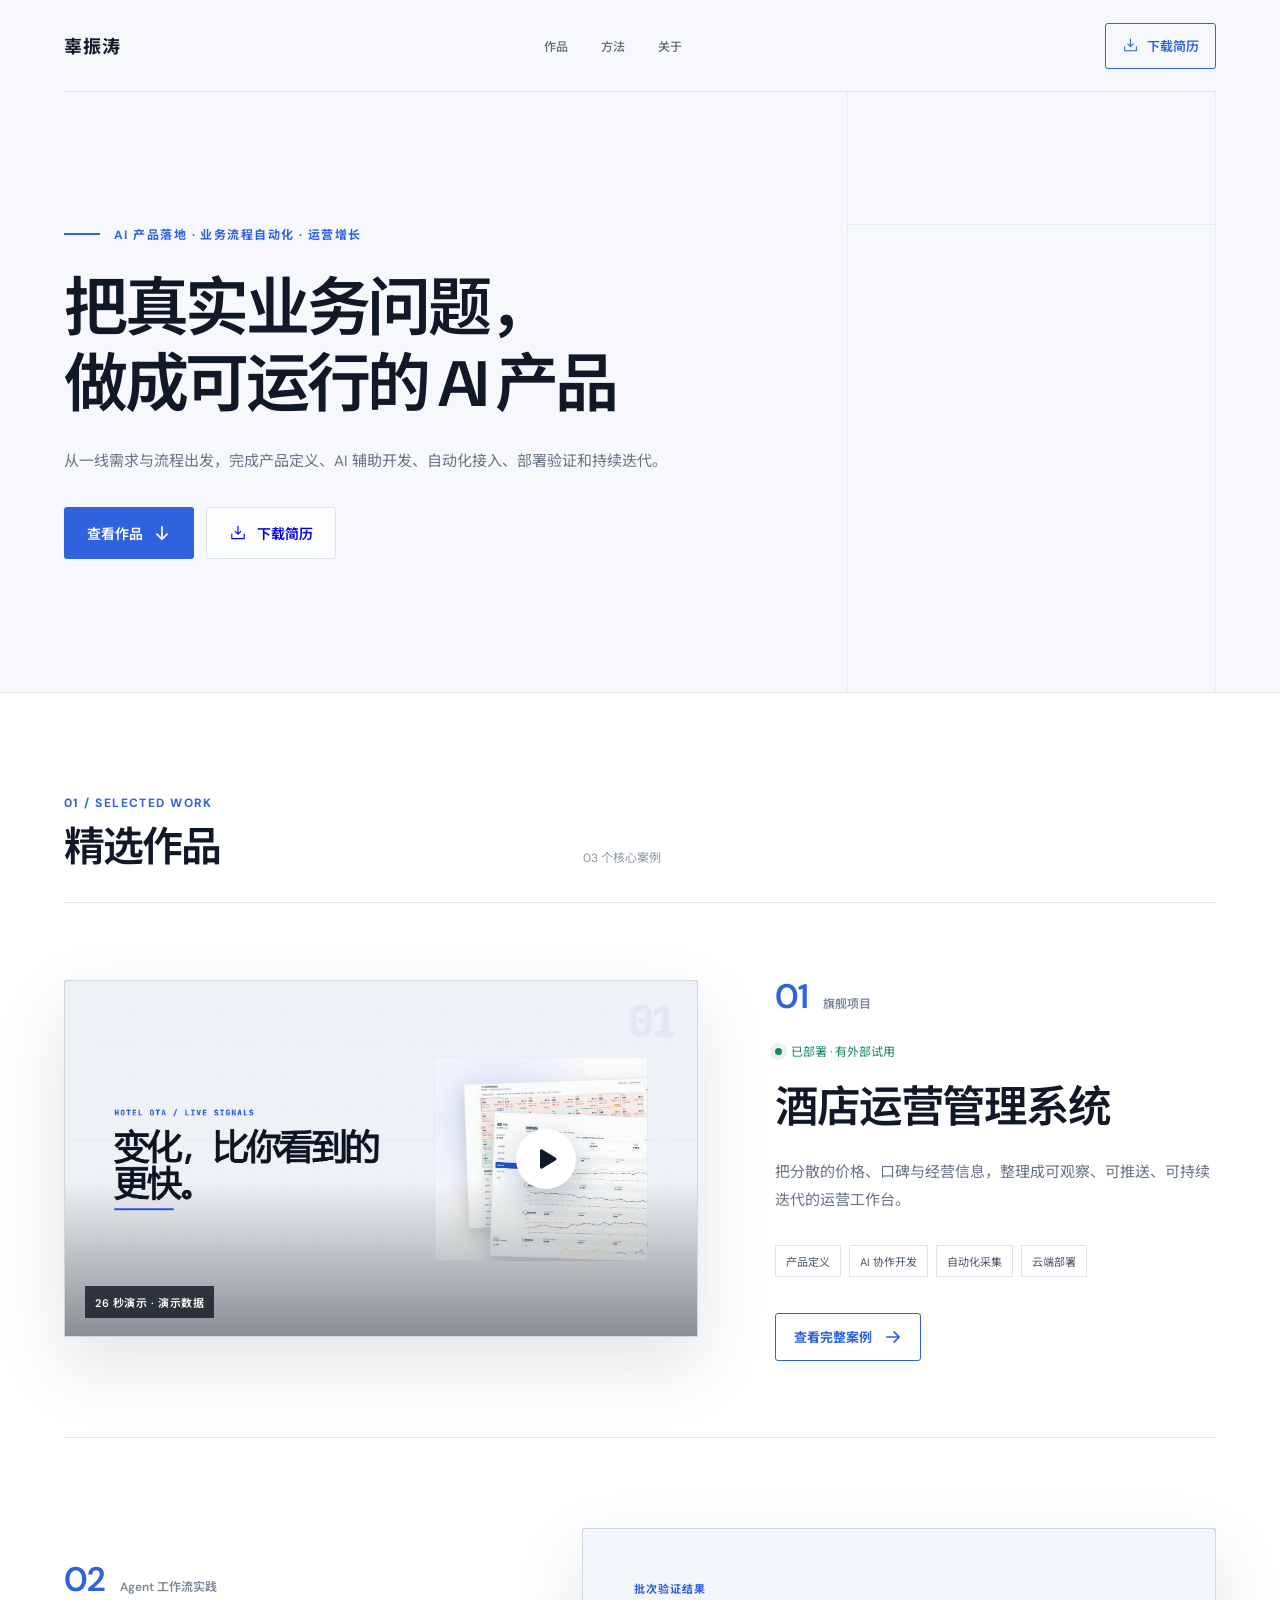
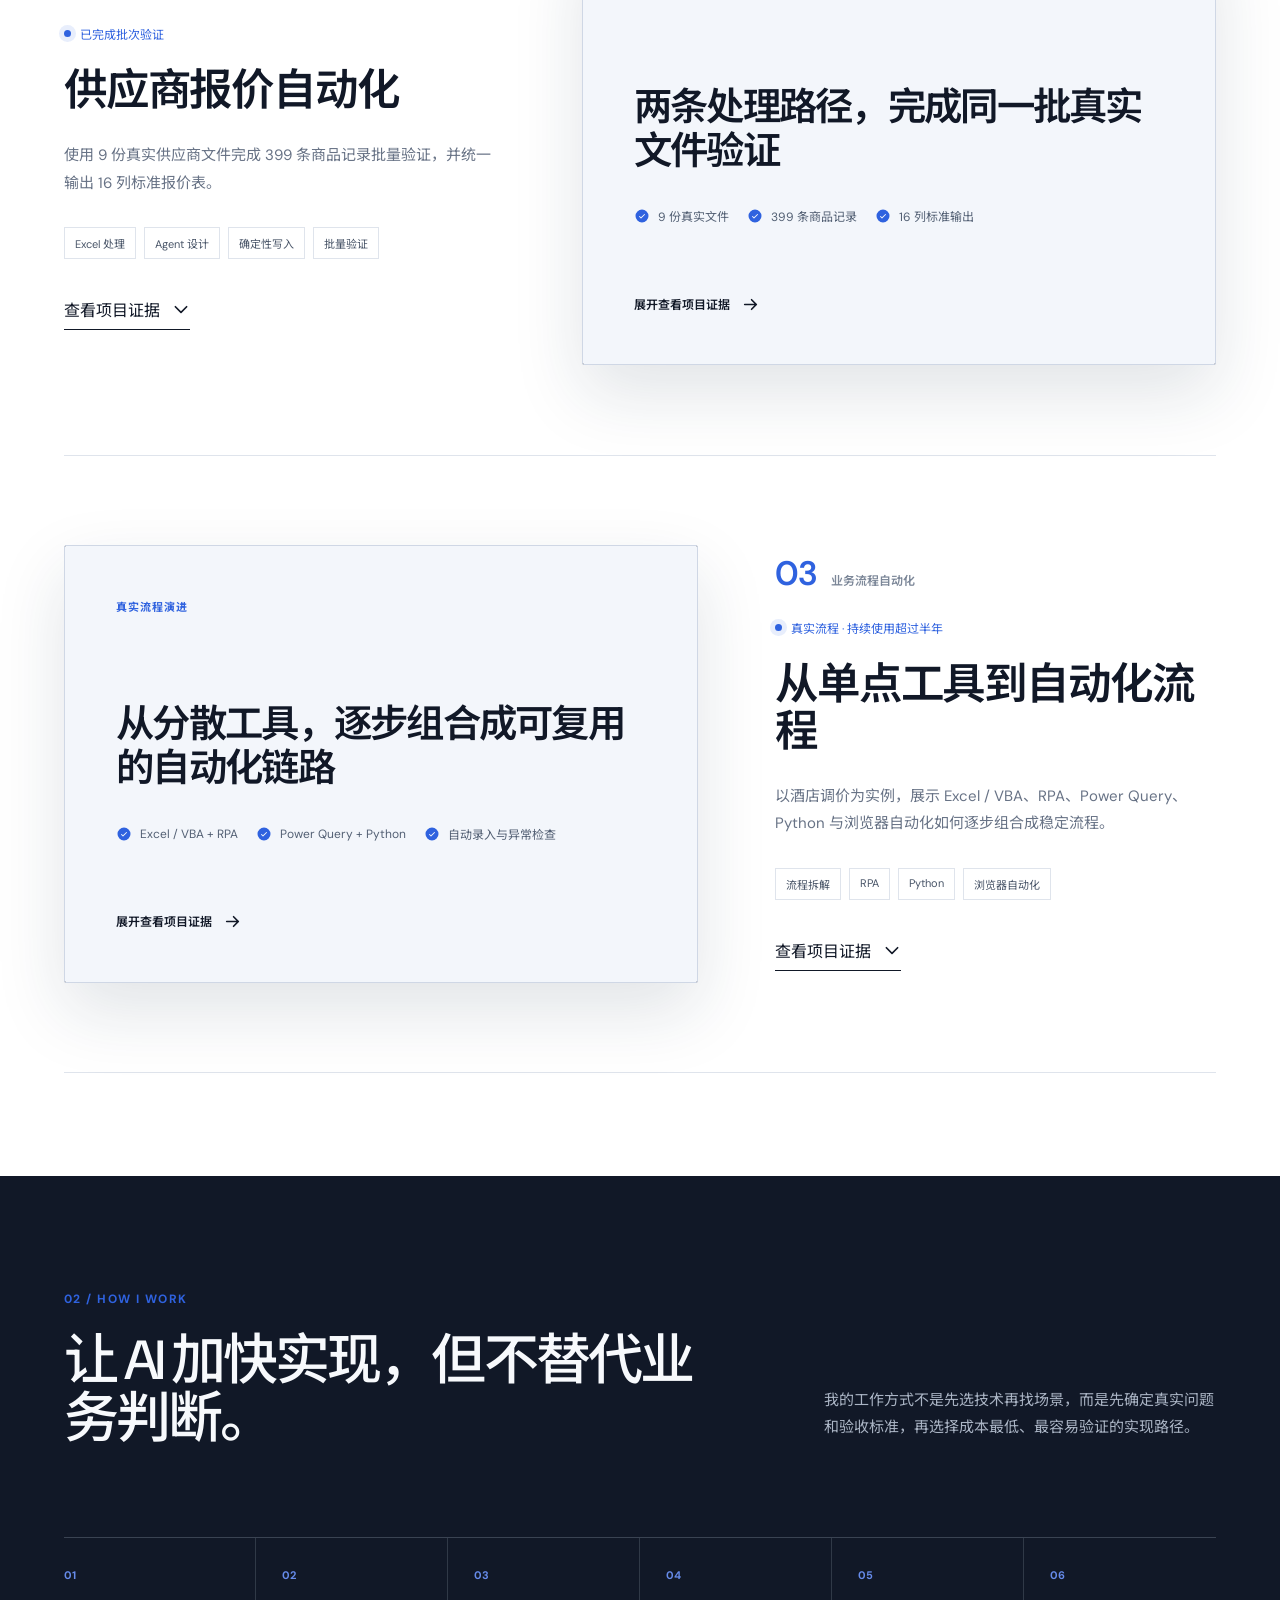
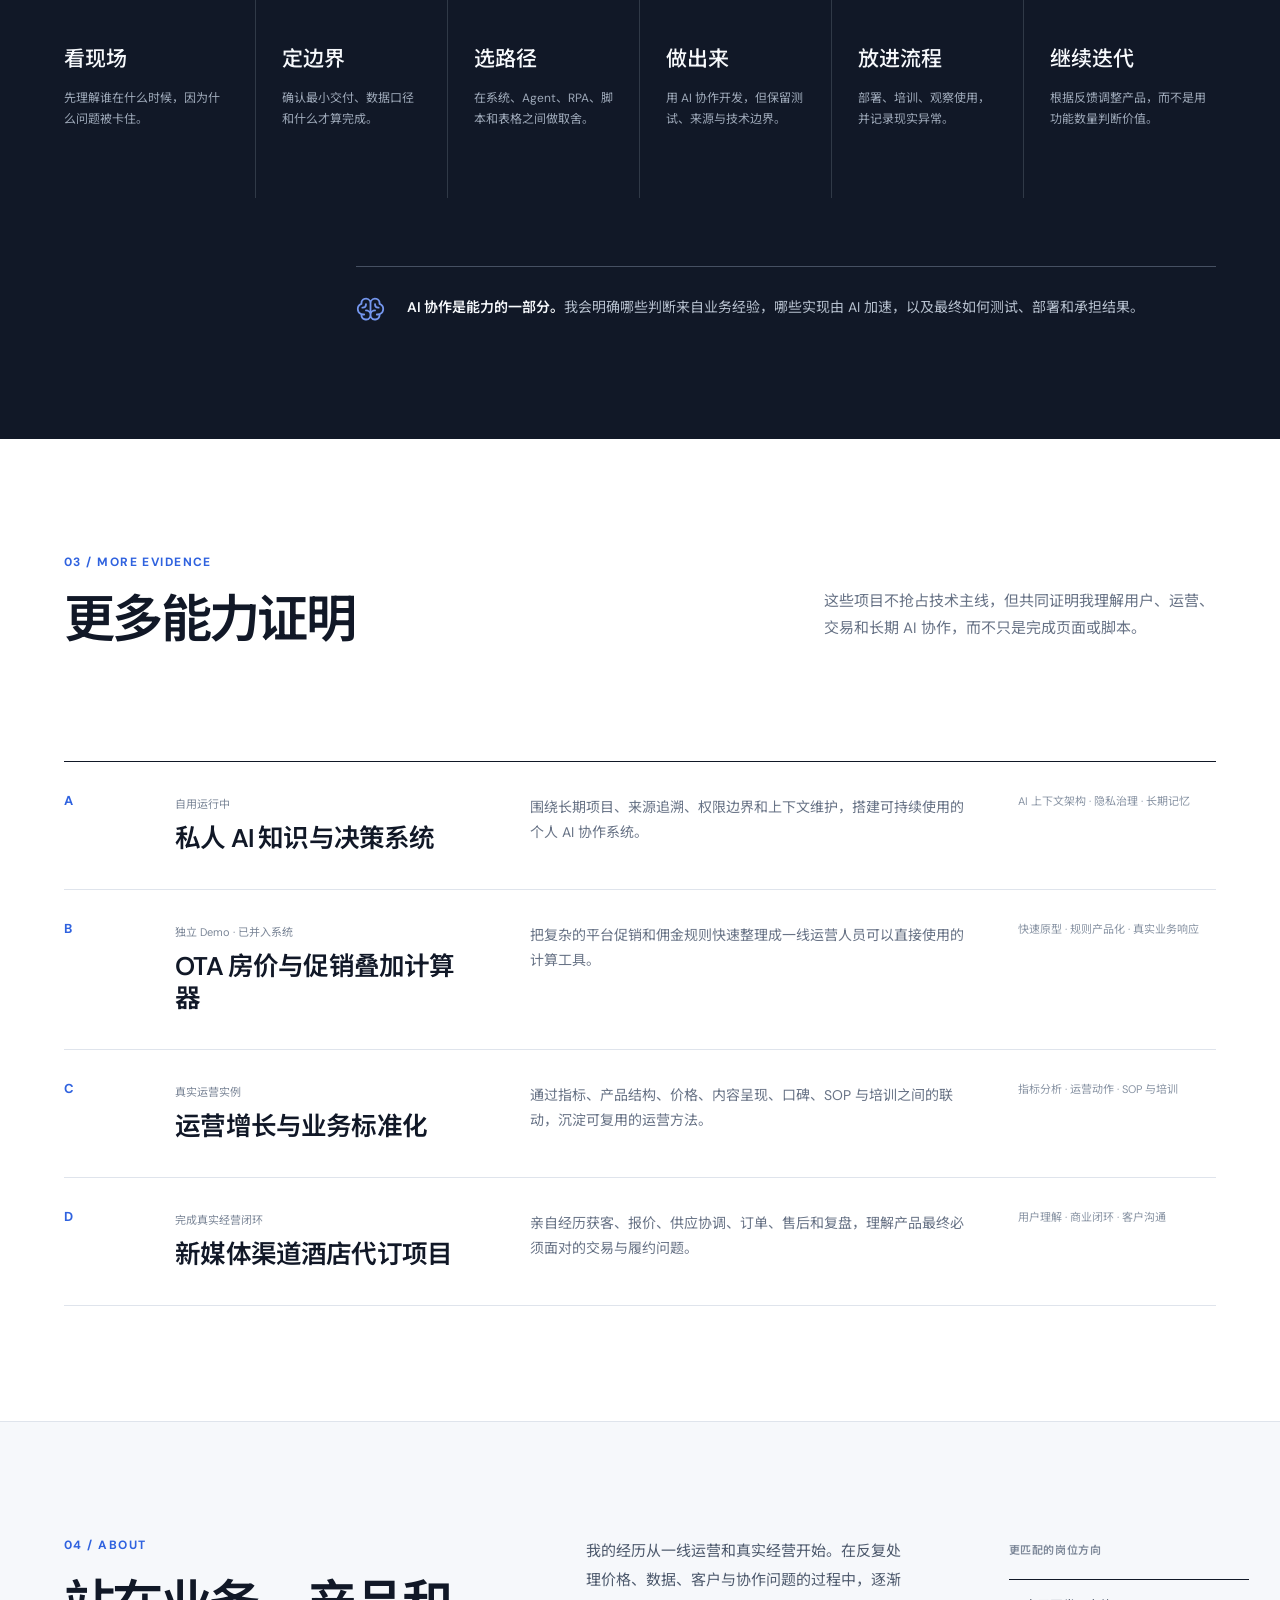
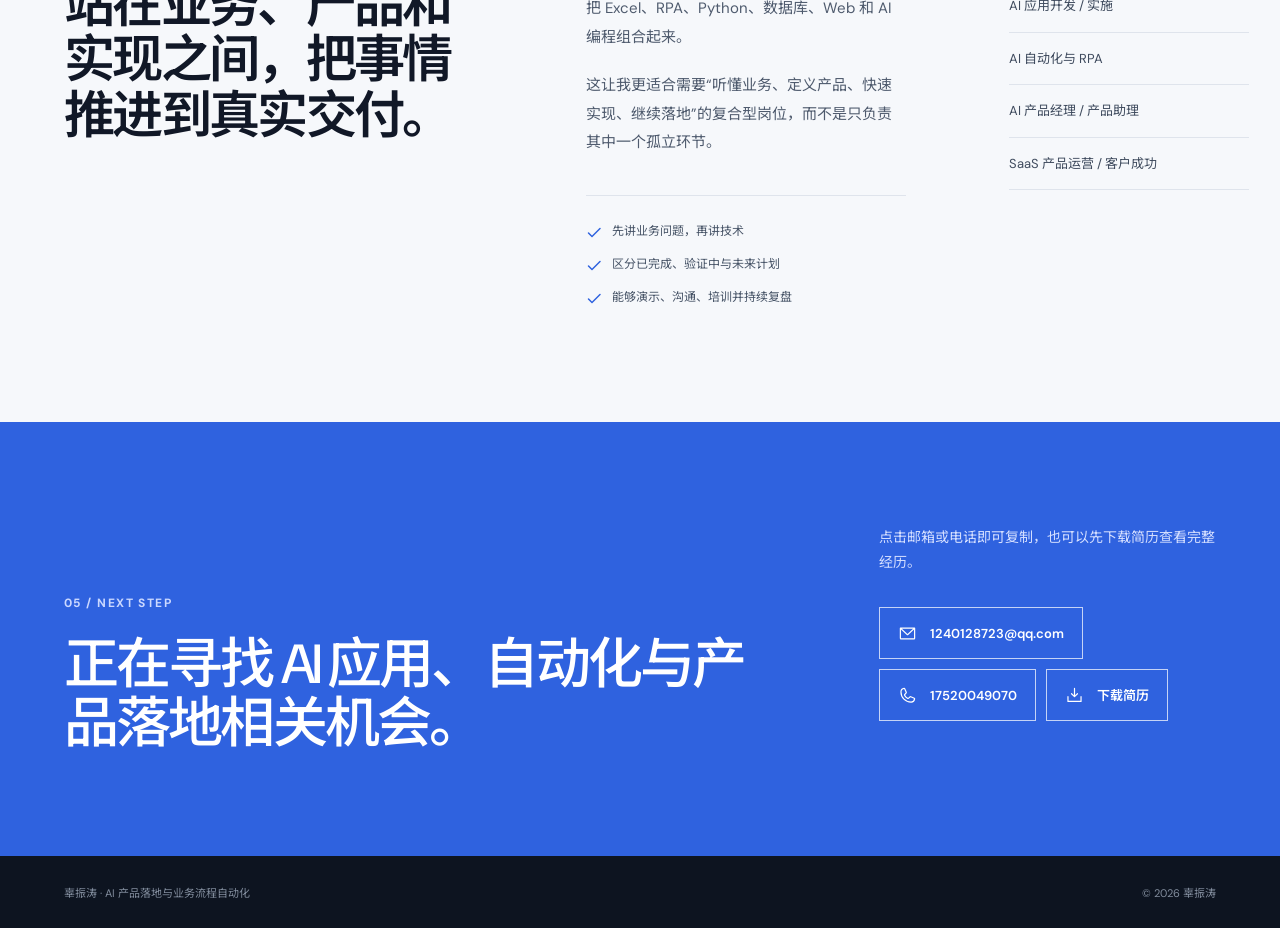
<file: index.html>
<!doctype html>
<html lang="zh-CN">
  <head>
    <meta charset="UTF-8" />
    <meta name="viewport" content="width=device-width, initial-scale=1.0" />
    <meta
      name="description"
      content="辜振涛的个人作品网站：AI 产品落地、业务流程自动化与运营增长。"
    />
    <link rel="canonical" href="https://ethan175hulu.github.io/" />
    <meta property="og:type" content="website" />
    <meta property="og:locale" content="zh_CN" />
    <meta property="og:url" content="https://ethan175hulu.github.io/" />
    <meta property="og:title" content="辜振涛｜AI 产品落地与自动化作品集" />
    <meta
      property="og:description"
      content="从真实业务问题出发，完成产品定义、AI 协作实现、自动化接入、部署验证与持续迭代。"
    />
    <meta
      property="og:image"
      content="https://ethan175hulu.github.io/assets/hotel-system-demo-poster.png"
    />
    <meta name="twitter:card" content="summary_large_image" />
    <meta name="theme-color" content="#f6f8fb" />
    <title>辜振涛｜AI 产品落地与自动化作品集</title>
    <script type="module" crossorigin src="/assets/main-CcfSKHOn.js"></script>
    <link rel="modulepreload" crossorigin href="/assets/styles-KI5tniTg.js">
    <link rel="stylesheet" crossorigin href="/assets/styles-qmloJTb5.css">
    <link rel="stylesheet" crossorigin href="/assets/main-B5ZwoPpA.css">
  </head>
  <body>
    <div id="root"></div>
  </body>
</html>
</file>
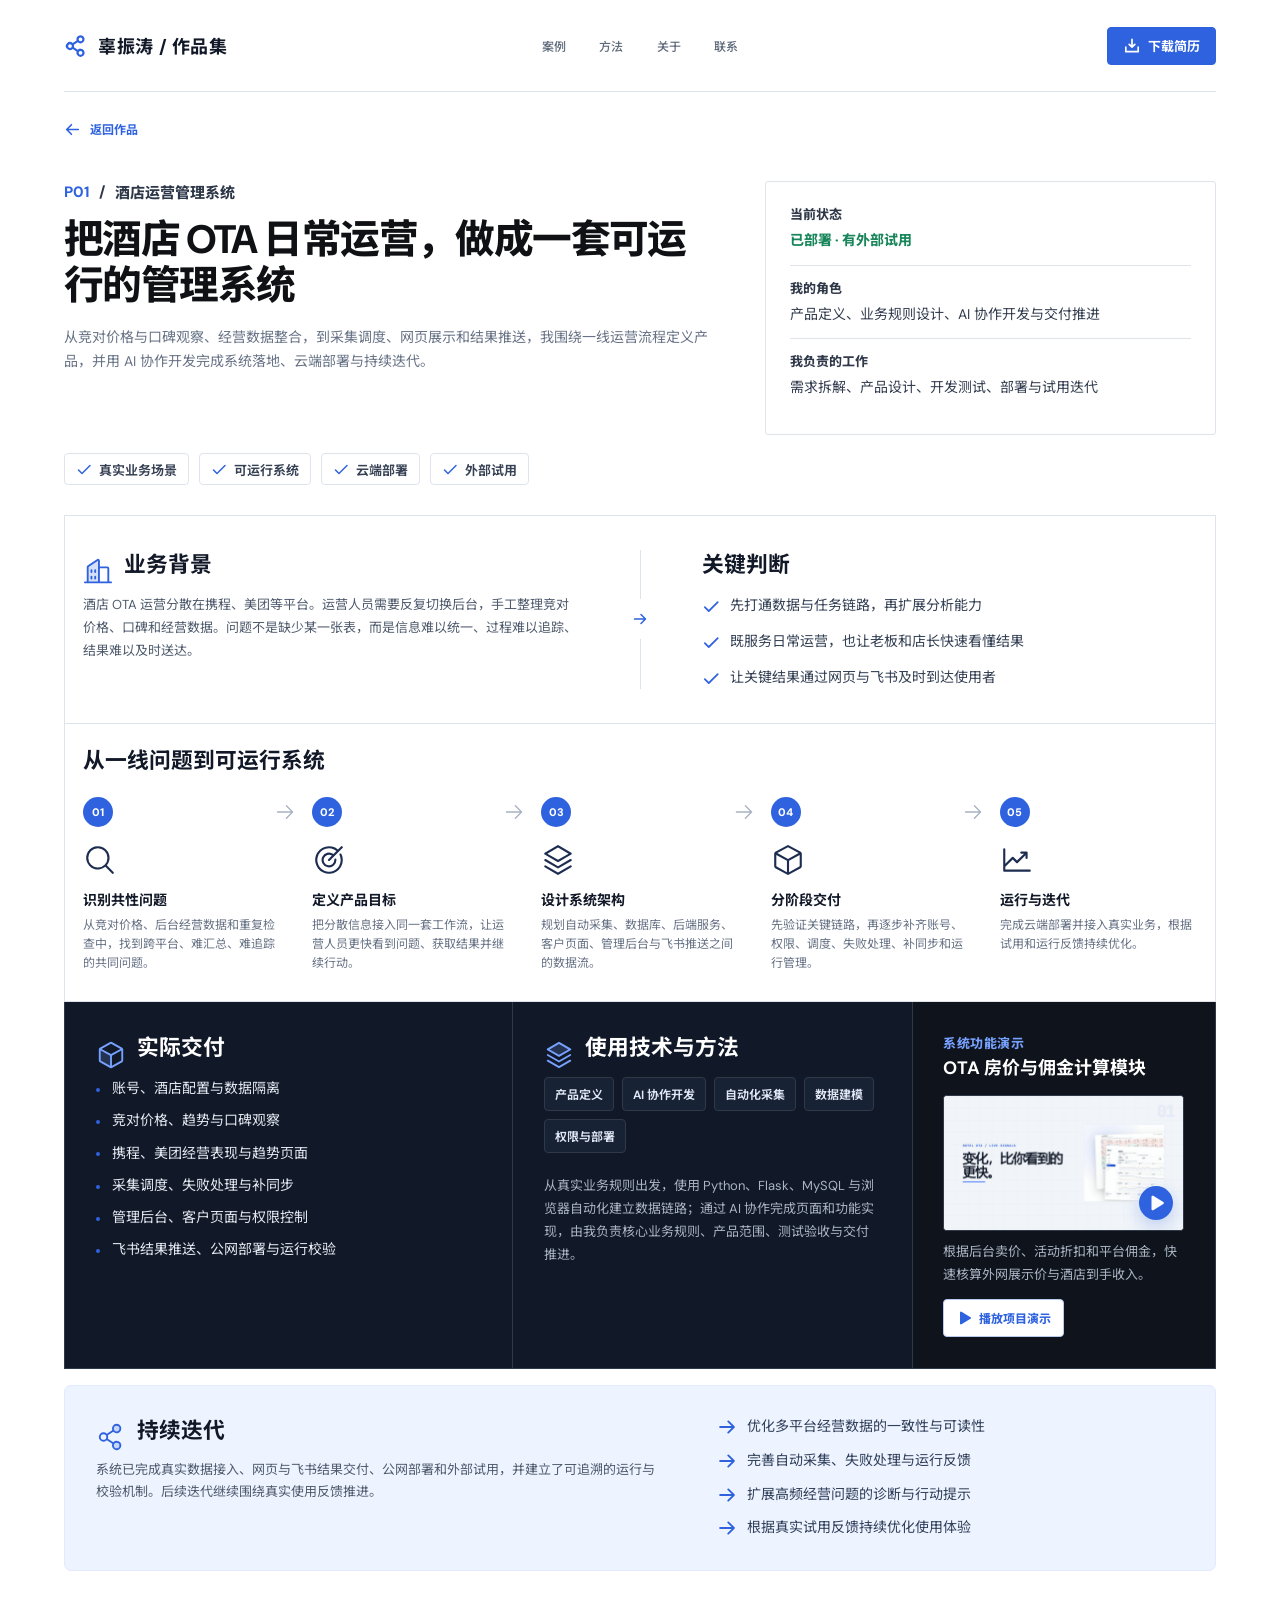
<file: cases/hotel-operations-system/index.html>
<!doctype html>
<html lang="zh-CN">
  <head>
    <meta charset="UTF-8" />
    <meta name="viewport" content="width=device-width, initial-scale=1.0" />
    <meta
      name="description"
      content="酒店运营管理系统案例：从酒店 OTA 一线业务问题出发，完成产品定义、系统开发、云端部署与持续迭代。"
    />
    <meta name="theme-color" content="#f6f8fb" />
    <title>酒店运营管理系统案例｜辜振涛作品集</title>
    <script type="module" crossorigin src="/assets/hotel-operations-system-prNnpfsA.js"></script>
    <link rel="modulepreload" crossorigin href="/assets/styles-KI5tniTg.js">
    <link rel="stylesheet" crossorigin href="/assets/styles-qmloJTb5.css">
    <link rel="stylesheet" crossorigin href="/assets/hotel-operations-system-cIIAMjBP.css">
  </head>
  <body class="hotel-case-body">
    <div id="root"></div>
  </body>
</html>
</file>
<file: assets/styles-qmloJTb5.css>
@import"https://fonts.googleapis.com/css2?family=DM+Sans:wght@400;500;600;700&family=Noto+Sans+SC:wght@400;500;600;700&display=swap";:root{color:#111827;background:#f6f8fb;font-family:DM Sans,Noto Sans SC,Microsoft YaHei,sans-serif;font-synthesis:none;text-rendering:optimizeLegibility;--ink: #111827;--muted: #687386;--line: #dfe4ec;--paper: #ffffff;--canvas: #f6f8fb;--blue: #2f62df;--blue-dark: #1d4ec4;--blue-pale: #edf3ff}*{box-sizing:border-box}html{scroll-behavior:smooth}body{margin:0;min-width:320px;min-height:100vh;overflow-x:hidden;background:var(--canvas);-webkit-font-smoothing:antialiased}body.dialog-open{overflow:hidden}button,a{font:inherit}button{color:inherit}button:focus-visible,a:focus-visible{outline:3px solid rgba(47,98,223,.3);outline-offset:4px}.hero{position:relative;padding:0 clamp(24px,5vw,84px);border-bottom:1px solid var(--line);overflow:hidden}.topbar{position:relative;z-index:2;width:min(100%,1280px);margin-inline:auto;min-height:92px;display:flex;align-items:center;justify-content:space-between;border-bottom:1px solid var(--line)}.topbar-nav{display:flex;align-items:center;gap:clamp(20px,2.6vw,42px)}.topbar-nav a{position:relative;padding:8px 0;color:#5e697a;text-decoration:none;font-size:12px;font-weight:500}.topbar-nav a:after{content:"";position:absolute;right:0;bottom:2px;left:0;height:1px;background:var(--blue);transform:scaleX(0);transform-origin:right;transition:transform .16s ease}.topbar-nav a:hover:after{transform:scaleX(1);transform-origin:left}.wordmark{color:var(--ink);text-decoration:none;font-size:18px;font-weight:700;letter-spacing:.06em}.topbar-resume{min-height:46px;padding:0 16px;border:1px solid var(--blue);border-radius:3px;display:inline-flex;align-items:center;gap:8px;color:var(--blue);background:transparent;font-size:13px;font-weight:600;text-decoration:none;transition:color .16s ease,background .16s ease}.topbar-resume:hover{color:#fff;background:var(--blue)}.hero-grid{position:relative;width:min(100%,1280px);min-height:600px;margin:0 auto;display:flex;align-items:center;padding:clamp(84px,8vw,116px) 0}.hero-grid:before,.hero-grid:after{content:"";position:absolute;pointer-events:none}.hero-grid:before{top:0;right:0;bottom:0;left:68%;border-right:1px solid rgba(223,228,236,.58);border-left:1px solid rgba(223,228,236,.58)}.hero-grid:after{top:132px;right:0;left:68%;border-top:1px solid rgba(223,228,236,.72)}.hero-copy{position:relative;z-index:1;width:min(100%,740px)}.eyebrow,.section-index,.project-kicker,.dialog-eyebrow{margin:0;color:var(--blue);font-size:12px;font-weight:700;letter-spacing:.12em;text-transform:uppercase}.eyebrow{display:flex;align-items:center;gap:14px}.eyebrow:before{content:"";width:36px;height:2px;background:var(--blue)}h1{margin:28px 0 0;max-width:740px;font-size:clamp(52px,5vw,70px);font-weight:600;line-height:1.18;letter-spacing:-.052em}h1 span{display:block;color:var(--ink)}.hero-title-mobile-break{display:none}.hero-summary{max-width:640px;margin:26px 0 0;color:var(--muted);font-size:clamp(15px,1.05vw,17px);line-height:1.8}.hero-actions{display:flex;flex-wrap:wrap;gap:12px;margin-top:32px}.button{min-height:52px;padding:0 22px;border:1px solid transparent;border-radius:3px;display:inline-flex;align-items:center;justify-content:center;gap:10px;cursor:pointer;font-size:14px;font-weight:600;text-decoration:none;transition:transform .16s ease,background .16s ease,border-color .16s ease}.button:hover{transform:translateY(-2px)}.button-primary{color:#fff;background:var(--blue)}.button-primary:hover{background:var(--blue-dark)}.button-secondary{border-color:var(--line);background:#ffffffb3}.button-secondary:hover{border-color:#b9c5d9;background:#fff}.selected-work{padding:clamp(92px,12vw,180px) clamp(24px,5vw,84px);background:var(--paper);scroll-margin-top:24px}.section-heading,.project-preview{width:min(100%,1480px);margin-inline:auto}.section-heading{display:grid;grid-template-columns:.45fr 1.05fr .7fr;gap:clamp(28px,5vw,80px);align-items:start}.section-heading h2{margin:0;max-width:700px;font-size:clamp(38px,4.2vw,64px);line-height:1.12;letter-spacing:-.045em}.section-heading>p:last-child{margin:2px 0 0;color:var(--muted);font-size:15px;line-height:1.8}.project-preview{margin-top:clamp(72px,10vw,140px);padding-top:28px;display:grid;grid-template-columns:.14fr .72fr 1.14fr;gap:clamp(26px,4.2vw,70px);border-top:1px solid var(--ink)}.project-number{color:var(--blue);font-size:13px;font-weight:700}.project-copy h3{margin:20px 0 0;font-size:clamp(30px,3vw,48px);line-height:1.14;letter-spacing:-.04em}.project-copy>p:not(.project-kicker){margin:26px 0 0;color:var(--muted);font-size:15px;line-height:1.85}.project-copy ul{margin:28px 0 0;padding:0;display:flex;flex-wrap:wrap;gap:8px;list-style:none}.project-copy li{padding:7px 10px;border:1px solid var(--line);color:#4a5669;font-size:11px}.text-link{margin-top:36px;padding:0 0 7px;border:0;border-bottom:1px solid var(--ink);display:inline-flex;align-items:center;gap:12px;background:transparent;cursor:pointer;font-size:13px;font-weight:600}.project-visual{min-height:460px;overflow:hidden;background:#e8edf5}.project-visual img{width:100%;height:100%;display:block;object-fit:cover;object-position:top left}.dialog-backdrop{position:fixed;z-index:20;top:0;right:0;bottom:0;left:0;padding:24px;display:grid;place-items:center;background:#0b111b8f;-webkit-backdrop-filter:blur(10px);backdrop-filter:blur(10px)}.dialog{position:relative;width:min(100%,680px);padding:clamp(34px,5vw,60px);border-top:4px solid var(--blue);background:#fff;box-shadow:0 32px 100px #0a132447}.dialog--video{width:min(100%,960px);padding:clamp(28px,4vw,48px)}.dialog-close{position:absolute;top:20px;right:20px;width:40px;height:40px;padding:0;border:1px solid var(--line);display:grid;place-items:center;background:#fff;cursor:pointer}.dialog h2{margin:22px 46px 0 0;font-size:clamp(30px,4vw,46px);line-height:1.18;letter-spacing:-.04em}.dialog>p:not(.dialog-eyebrow,.dialog-footnote){margin:26px 0 0;color:var(--muted);font-size:15px;line-height:1.8}.dialog-video-player{width:100%;margin-top:24px;aspect-ratio:16 / 9;display:block;object-fit:contain;background:var(--media-dark);border:1px solid var(--line)}.dialog .dialog-video-note{margin-top:14px;font-size:13px}.dialog-case-link{width:fit-content;margin-top:18px;display:inline-flex;align-items:center;gap:8px;color:var(--blue);font-size:13px;font-weight:700;text-decoration:none}.dialog-case-link:hover{color:var(--blue-dark)}.dialog-facts,.technology-flow{margin-top:30px;padding-top:22px;border-top:1px solid var(--line);display:flex;flex-wrap:wrap;align-items:center;gap:10px}.dialog-facts span,.technology-flow span{padding:9px 11px;background:var(--blue-pale);color:#294d9a;font-size:12px;font-weight:600}.technology-flow svg{color:#8b96a8}.dialog-footnote{margin:20px 0 0;color:#8993a3;font-size:12px}.sr-only{position:absolute;width:1px;height:1px;padding:0;margin:-1px;overflow:hidden;clip:rect(0,0,0,0);white-space:nowrap;border:0}@media(max-width:1120px){.hero-grid{min-height:560px;padding-block:80px}.hero-copy{max-width:720px}.hero-grid:before{left:78%}.hero-grid:after{left:78%}.section-heading{grid-template-columns:.45fr 1.25fr}.section-heading>p:last-child{grid-column:2}.project-preview{grid-template-columns:.12fr .88fr}.project-visual{grid-column:2}}@media(max-width:720px){.hero{min-height:auto;padding-inline:20px}.topbar{min-height:76px}.topbar-resume{min-height:40px;padding-inline:12px;font-size:12px}.topbar-nav{display:none}.hero-grid{min-height:0;padding:64px 0 68px}.hero-grid:before,.hero-grid:after{display:none}h1{margin-top:25px;font-size:clamp(42px,11.3vw,46px);line-height:1.24}.hero-title-mobile-break{display:block}.hero-summary{margin-top:26px;font-size:15px}.hero-actions{margin-top:32px}.button{flex:1 1 150px}.selected-work{padding-inline:20px}.section-heading,.project-preview{grid-template-columns:1fr}.section-heading>p:last-child,.project-visual{grid-column:1}.section-heading h2{font-size:42px}.project-preview{gap:20px}.project-visual{min-height:300px;margin-top:22px}.dialog-backdrop{padding:14px}.dialog{padding:34px 24px}.technology-flow svg{display:none}}@media(prefers-reduced-motion:reduce){html{scroll-behavior:auto}*,*:before,*:after{animation-duration:.01ms!important;animation-iteration-count:1!important;transition-duration:.01ms!important}}
</file>
<file: assets/main-B5ZwoPpA.css>
.featured-work{--fw-ink: #111827;--fw-muted: #687386;--fw-line: #dfe4ec;--fw-blue: #2f62df;--fw-blue-dark: #1d4ec4;--fw-blue-pale: #edf3ff;--fw-paper: #ffffff;padding:clamp(78px,8vw,112px) clamp(20px,5vw,84px);color:var(--fw-ink);background:var(--fw-paper);scroll-margin-top:24px}.featured-work *,.featured-work *:before,.featured-work *:after{box-sizing:border-box}.featured-work button{color:inherit;font:inherit}.featured-work button:focus-visible{outline:3px solid rgba(47,98,223,.3);outline-offset:4px}.featured-work__inner{width:min(100%,1280px);margin-inline:auto}.featured-work__heading{display:grid;grid-template-columns:.8fr 1fr auto;align-items:end;gap:clamp(28px,5vw,80px);padding-bottom:34px;border-bottom:1px solid var(--fw-line)}.featured-work__index{margin:0 0 16px;color:var(--fw-blue);font-size:12px;font-weight:700;letter-spacing:.12em}.featured-work__heading h2{margin:0;font-size:clamp(36px,3.2vw,46px);font-weight:600;line-height:1;letter-spacing:-.05em}.featured-work__intro{max-width:620px;margin:0;color:var(--fw-muted);font-size:15px;line-height:1.8}.featured-work__count{padding-bottom:2px;color:#8a95a6;font-size:12px;white-space:nowrap}.featured-work__list{display:grid}.featured-project{display:grid;grid-template-columns:minmax(0,1.18fr) minmax(320px,.82fr);gap:clamp(42px,6vw,82px);padding:clamp(66px,7vw,96px) 0;border-bottom:1px solid var(--fw-line)}.featured-project--reversed{grid-template-columns:minmax(320px,.82fr) minmax(0,1.18fr)}.featured-project--reversed .featured-project__media{grid-column:2}.featured-project--reversed .featured-project__copy{grid-column:1;grid-row:1}.featured-project__media{position:relative;min-width:0;min-height:clamp(360px,34vw,480px);padding:0;border:1px solid #cfd7e5;border-radius:2px;overflow:hidden;background:#0f141c;box-shadow:0 28px 70px #1a2b4821;cursor:pointer;text-align:left;transition:transform .22s ease,box-shadow .22s ease}.featured-project__media:hover{transform:translateY(-4px);box-shadow:0 36px 84px #1a2b482e}.featured-project__media>img{width:100%;height:100%;display:block;object-fit:cover;object-position:top left;transition:transform .48s ease}.featured-project__media:hover>img{transform:scale(1.012)}.featured-project__scrim{position:absolute;top:0;right:0;bottom:0;left:0;background:linear-gradient(180deg,#080d1403 56%,#080d1470)}.featured-project__play{position:absolute;top:50%;left:50%;width:60px;height:60px;display:grid;place-items:center;border-radius:999px;color:var(--fw-ink);background:#fff;box-shadow:0 13px 34px #11224d45;transform:translate(-50%,-50%);transition:transform .18s ease,background .18s ease}.featured-project__media:hover .featured-project__play{background:#f3f6fb;transform:translate(-50%,-50%) scale(1.06)}.featured-project__media-label{position:absolute;bottom:18px;left:20px;padding:8px 10px;color:#fff;background:#0a1018c2;font-size:11px;font-weight:600;letter-spacing:.05em}.evidence-summary{min-height:inherit;padding:clamp(32px,4vw,54px);display:flex;flex-direction:column;color:var(--fw-ink);background:#f3f6fb}.evidence-summary__topline{display:flex;align-items:center;gap:10px;color:var(--fw-blue);font-size:11px;font-weight:700;letter-spacing:.09em}.evidence-summary>strong{max-width:620px;margin-top:clamp(54px,7vw,92px);font-size:clamp(28px,3vw,40px);font-weight:600;line-height:1.14;letter-spacing:-.045em}.evidence-summary__items{margin-top:34px;display:flex;flex-wrap:wrap;gap:10px 18px}.evidence-summary__items>span{display:inline-flex;align-items:center;gap:8px;color:#536074;font-size:12px}.evidence-summary__items svg{color:var(--fw-blue)}.evidence-summary__action{margin-top:auto;padding-top:54px;display:inline-flex;align-items:center;gap:12px;color:var(--fw-ink);font-size:12px;font-weight:600}.featured-project__copy{min-width:0;align-self:center}.featured-project__meta{display:flex;align-items:baseline;gap:16px}.featured-project__number{color:var(--fw-blue);font-size:34px;font-weight:600;line-height:1;letter-spacing:-.04em}.featured-project__kind{color:#7c8798;font-size:12px;font-weight:600}.featured-project__status{margin-top:28px;display:inline-flex;align-items:center;gap:9px;color:#667286;font-size:12px}.featured-project__status i{width:7px;height:7px;border-radius:999px;background:currentColor;box-shadow:0 0 0 5px color-mix(in srgb,currentColor 11%,transparent)}.featured-project__status--live{color:#18865a}.featured-project__status--testing{color:#b86a16}.featured-project__status--used{color:#2f62df}.featured-project__copy h3{max-width:620px;margin:24px 0 0;font-size:clamp(34px,3.4vw,46px);font-weight:600;line-height:1.08;letter-spacing:-.05em}.featured-project__copy h3 a{color:inherit;text-decoration:none}.featured-project__copy h3 a:hover{color:var(--fw-blue-dark)}.featured-project__summary{max-width:590px;margin:28px 0 0;color:var(--fw-muted);font-size:15px;line-height:1.85}.featured-project__tags{margin:30px 0 0;padding:0;display:flex;flex-wrap:wrap;gap:8px;list-style:none}.featured-project__tags li{padding:7px 10px;border:1px solid var(--fw-line);color:#4a5669;font-size:11px}.featured-project__toggle{margin-top:38px;padding:0 0 8px;border:0;border-bottom:1px solid var(--fw-ink);display:inline-flex;align-items:center;gap:12px;background:transparent;cursor:pointer;font-size:13px;font-weight:600}.featured-project__detail-link{min-height:48px;margin-top:36px;padding:0 18px;border:1px solid var(--fw-blue);border-radius:3px;display:inline-flex;align-items:center;justify-content:center;gap:12px;color:var(--fw-blue);background:#fff;text-decoration:none;font-size:13px;font-weight:700;transition:color .16s ease,background .16s ease,transform .16s ease}.featured-project__detail-link:hover{color:#fff;background:var(--fw-blue);transform:translateY(-2px)}.featured-project--linked{padding-block:clamp(58px,6vw,82px)}.featured-project--linked .featured-project__media{min-height:0;aspect-ratio:16 / 9}.featured-project--linked .featured-project__play{left:76%}.featured-project__toggle svg{transition:transform .18s ease}.featured-project__toggle[aria-expanded=true] svg{transform:rotate(180deg)}.featured-project__details{grid-column:1 / -1;padding:0 0 4px}.featured-project__details[hidden]{display:none}.featured-project__details dl{margin:0;padding:32px 0 0;border-top:1px solid var(--fw-ink);display:grid;grid-template-columns:repeat(4,minmax(0,1fr))}.featured-project__details dl>div{padding:0 clamp(20px,3vw,42px)}.featured-project__details dl>div:first-child{padding-left:0}.featured-project__details dl>div+div{border-left:1px solid var(--fw-line)}.featured-project__details dt{color:var(--fw-blue);font-size:11px;font-weight:700;letter-spacing:.06em}.featured-project__details dd{margin:14px 0 0;color:#596578;font-size:13px;line-height:1.75}@media(max-width:1040px){.featured-work__heading{grid-template-columns:.8fr 1.2fr}.featured-work__count{display:none}.featured-project,.featured-project--reversed{grid-template-columns:1fr;gap:52px}.featured-project--reversed .featured-project__media,.featured-project--reversed .featured-project__copy{grid-column:1;grid-row:auto}.featured-project__media{min-height:clamp(420px,63vw,620px)}.featured-project__copy{max-width:760px}.featured-project__details dl{grid-template-columns:repeat(2,minmax(0,1fr));row-gap:32px}.featured-project__details dl>div:nth-child(3){padding-left:0;border-left:0}}@media(max-width:680px){.featured-work{padding-inline:20px}.featured-work__heading{grid-template-columns:1fr;align-items:start}.featured-work__heading h2{font-size:46px}.featured-project{padding:56px 0;gap:36px}.featured-project__media{min-height:280px}.featured-project--linked{padding-block:56px}.featured-project--linked .featured-project__media{min-height:0}.featured-project__play{width:58px;height:58px}.evidence-summary{padding:28px}.evidence-summary>strong{margin-top:62px;font-size:34px}.featured-project__copy h3{font-size:36px}.featured-project__detail-link{width:100%;margin-top:28px}.featured-project__details dl{grid-template-columns:1fr;gap:0}.featured-project__details dl>div,.featured-project__details dl>div:first-child,.featured-project__details dl>div:nth-child(3){padding:22px 0;border-left:0;border-top:1px solid var(--fw-line)}.featured-project__details dl>div:first-child{padding-top:0;border-top:0}}@media(prefers-reduced-motion:reduce){.featured-work *,.featured-work *:before,.featured-work *:after{scroll-behavior:auto!important;transition-duration:.01ms!important}}.homepage-section-shell{width:min(100%,1280px);margin-inline:auto}.homepage-section-index,.homepage-section-heading>p{margin:0;color:var(--blue);font-size:12px;font-weight:700;letter-spacing:.12em}.method,.supporting,.about,.contact{scroll-margin-top:24px}.method{padding:clamp(88px,9vw,126px) clamp(20px,5vw,84px);color:#f7f9fc;background:#111827}.method__heading{display:grid;grid-template-columns:minmax(420px,1.05fr) minmax(320px,.65fr);gap:clamp(56px,10vw,170px);align-items:end}.method__heading h2{max-width:850px;margin:24px 0 0;font-size:clamp(42px,4.3vw,60px);font-weight:500;line-height:1.06;letter-spacing:-.052em}.method__heading>p{margin:0 0 6px;color:#aab4c4;font-size:15px;line-height:1.8}.method__steps{margin:clamp(62px,7vw,90px) 0 0;padding:0;display:grid;grid-template-columns:repeat(6,minmax(0,1fr));border-top:1px solid #3a4352;list-style:none}.method__steps li{min-height:260px;padding:25px clamp(16px,2vw,30px) 28px;border-right:1px solid #303947}.method__steps li:first-child{padding-left:0}.method__steps li:last-child{padding-right:0;border-right:0}.method__steps span{color:#668bea;font-size:11px;font-weight:700}.method__steps h3{margin:58px 0 0;font-size:21px;font-weight:500}.method__steps p{margin:15px 0 0;color:#9da8b8;font-size:12px;line-height:1.75}.method__principle{max-width:860px;margin:68px 0 0 auto;padding:28px 0 0;border-top:1px solid #465062;display:grid;grid-template-columns:auto 1fr;gap:22px;color:#7597ef}.method__principle p{margin:0;color:#b6c0ce;font-size:14px;line-height:1.8}.method__principle strong{color:#f7f9fc;font-weight:600}.supporting{padding:clamp(88px,9vw,126px) clamp(20px,5vw,84px);background:var(--paper)}.supporting__heading{display:grid;grid-template-columns:minmax(420px,1fr) minmax(300px,.62fr);gap:clamp(60px,10vw,160px);align-items:end}.supporting__heading h2{margin:24px 0 0;font-size:clamp(40px,4vw,56px);font-weight:600;line-height:1;letter-spacing:-.052em}.supporting__heading>p{margin:0 0 4px;color:var(--muted);font-size:15px;line-height:1.8}.supporting__list{margin-top:clamp(68px,9vw,124px);border-top:1px solid var(--ink)}.supporting-row{padding:30px 0 34px;display:grid;grid-template-columns:60px minmax(250px,.8fr) minmax(320px,1.15fr) minmax(190px,.52fr);gap:clamp(24px,4vw,70px);align-items:start;border-bottom:1px solid var(--line)}.supporting-row__index{color:var(--blue);font-size:13px;font-weight:700}.supporting-row__status{color:#7c8798;font-size:11px}.supporting-row h3{margin:10px 0 0;font-size:clamp(22px,2vw,30px);font-weight:600;line-height:1.25;letter-spacing:-.032em}.supporting-row>p{margin:3px 0 0;color:var(--muted);font-size:14px;line-height:1.8}.supporting-row__proves{color:#8994a4;font-size:11px;line-height:1.7}.about{padding:clamp(88px,9vw,126px) clamp(20px,5vw,84px);border-top:1px solid var(--line);background:var(--canvas)}.about__grid{display:grid;grid-template-columns:minmax(420px,1.05fr) minmax(320px,.76fr) minmax(240px,.52fr);gap:clamp(48px,8vw,126px);align-items:start}.about__headline h2{max-width:760px;margin:24px 0 0;font-size:clamp(40px,4vw,56px);font-weight:600;line-height:1.08;letter-spacing:-.052em}.about__story>p{margin:0;color:#4f5b6e;font-size:15px;line-height:1.9}.about__story>p+p{margin-top:20px}.about__strengths{margin-top:38px;padding-top:26px;border-top:1px solid var(--line);display:grid;gap:14px}.about__strengths span{display:flex;align-items:flex-start;gap:10px;color:#485568;font-size:12px;line-height:1.6}.about__strengths svg{flex:none;margin-top:2px;color:var(--blue)}.about__roles{padding-top:4px}.about__roles>p{margin:0;color:#7c8798;font-size:11px;font-weight:600;letter-spacing:.05em}.about__roles ul{margin:22px 0 0;padding:0;border-top:1px solid var(--ink);list-style:none}.about__roles li{padding:16px 0;border-bottom:1px solid var(--line);color:#3f4b5e;font-size:13px;line-height:1.5}.contact{padding:clamp(82px,8vw,112px) clamp(20px,5vw,84px);color:#fff;background:var(--blue)}.contact .homepage-section-index{color:#cbd8ff}.contact__grid{display:grid;grid-template-columns:minmax(480px,1.14fr) minmax(300px,.56fr);gap:clamp(60px,10vw,170px);align-items:end}.contact h2{max-width:980px;margin:24px 0 0;font-size:clamp(42px,4.3vw,60px);font-weight:500;line-height:1.07;letter-spacing:-.052em}.contact__action p{margin:0;color:#d5dfff;font-size:14px;line-height:1.8}.contact__links{margin-top:32px;display:flex;flex-wrap:wrap;gap:10px}.contact__links a,.contact__links button{min-height:52px;padding:0 18px;border:1px solid rgba(255,255,255,.72);background:transparent;display:inline-flex;align-items:center;gap:13px;color:#fff;text-decoration:none;font-family:inherit;font-size:13px;font-weight:600;line-height:1;cursor:pointer;transition:background .16s ease,color .16s ease}.contact__links a:hover,.contact__links button:hover{color:var(--blue);background:#fff}.contact__links a:active,.contact__links button:active{transform:translateY(1px)}.contact__links a:focus-visible,.contact__links button:focus-visible{outline:2px solid #fff;outline-offset:3px}.contact__copy-status{min-height:20px;margin-top:12px;display:block;color:#d5dfff;font-size:12px;line-height:1.6}.site-footer{padding:28px clamp(20px,5vw,84px);color:#818c9c;background:#0d1420;font-size:11px}.site-footer>div{display:flex;justify-content:space-between;gap:20px}@media(max-width:1120px){.about__grid{grid-template-columns:1fr}.method__steps{grid-template-columns:repeat(3,minmax(0,1fr))}.method__steps li:nth-child(3){border-right:0}.method__steps li:nth-child(n+4){border-top:1px solid #303947}.method__steps li:nth-child(4){padding-left:0}.supporting-row{grid-template-columns:50px minmax(250px,.8fr) minmax(320px,1.2fr)}.supporting-row__proves{grid-column:2 / -1}.about__story,.about__roles{max-width:780px}}@media(max-width:800px){.method__heading,.supporting__heading,.contact__grid{grid-template-columns:1fr}.method__heading>p,.supporting__heading>p{max-width:680px}.supporting-row{grid-template-columns:40px 1fr}.supporting-row>p,.supporting-row__proves{grid-column:2}.contact__action{max-width:620px}}@media(max-width:620px){.method,.supporting,.about,.contact{padding-inline:20px}.method__heading h2,.supporting__heading h2,.about__headline h2,.contact h2{font-size:42px}.method__steps{grid-template-columns:1fr}.method__steps li,.method__steps li:first-child,.method__steps li:nth-child(4),.method__steps li:last-child{min-height:0;padding:26px 0 30px;border-top:1px solid #303947;border-right:0}.method__steps li:first-child{border-top:0}.method__steps h3{margin-top:26px}.supporting-row{grid-template-columns:1fr;gap:16px}.supporting-row>p,.supporting-row__proves{grid-column:1}.site-footer>div{flex-direction:column}}@media(prefers-reduced-motion:reduce){.contact__links a,.contact__links button{transition-duration:.01ms}}
</file>
<file: assets/hotel-operations-system-cIIAMjBP.css>
.hotel-case-body{min-width:0}.hotel-case{--case-ink: #111827;--case-muted: #687386;--case-line: #dfe4ec;--case-canvas: #f6f8fb;--case-blue: #2f62df;--case-blue-dark: #1d4ec4;--case-blue-pale: #edf3ff;--case-live: #18865a;min-height:100vh;color:var(--case-ink);background:#fff}.hotel-case *,.hotel-case *:before,.hotel-case *:after{box-sizing:border-box}.case-topbar{width:min(1280px,calc(100% - clamp(48px,10vw,168px)));min-height:92px;margin:0 auto;display:grid;grid-template-columns:1fr auto 1fr;align-items:center;gap:30px;border-bottom:1px solid var(--case-line)}.case-brand{width:fit-content;display:inline-flex;align-items:center;gap:10px;color:var(--case-ink);font-size:18px;font-weight:700;letter-spacing:.035em;text-decoration:none}.case-brand svg{color:var(--case-blue)}.case-nav{display:flex;align-items:center;gap:clamp(20px,2.6vw,42px)}.case-nav a{position:relative;padding:8px 0;color:#5e697a;font-size:12px;font-weight:500;text-decoration:none;transition:color .16s ease,transform .16s ease}.case-nav a:after{content:"";position:absolute;right:0;bottom:2px;left:0;height:1px;background:var(--case-blue);transform:scaleX(0);transform-origin:right;transition:transform .16s ease}.case-nav a:hover{color:var(--case-blue);transform:translateY(-2px)}.case-nav a:hover:after{transform:scaleX(1);transform-origin:left}.case-resume-button{justify-self:end;min-height:38px;padding:0 15px;display:inline-flex;align-items:center;justify-content:center;gap:7px;color:#fff;background:var(--case-blue);border:1px solid var(--case-blue);border-radius:4px;font-size:13px;font-weight:700;text-decoration:none;transition:background .16s ease,border-color .16s ease,transform .16s ease}.case-resume-button:hover{color:#fff;background:var(--case-blue-dark);border-color:var(--case-blue-dark);transform:translateY(-2px)}.case-shell{width:min(1280px,calc(100% - clamp(48px,10vw,168px)));margin:0 auto;display:flow-root}.case-back-link{width:fit-content;margin-top:28px;display:inline-flex;align-items:center;gap:9px;color:var(--case-blue);font-size:12px;font-weight:700;text-decoration:none}.case-back-link:hover{color:var(--case-blue-dark)}.case-hero{padding:clamp(28px,3vw,42px) 0 30px;display:grid;grid-template-columns:minmax(0,1.18fr) minmax(340px,.82fr);column-gap:clamp(32px,4vw,64px);align-items:start}.case-project-kicker{margin:0 0 14px;display:flex;align-items:center;gap:10px;color:#2d3748;font-size:15px;font-weight:750}.case-project-kicker span:first-child{color:var(--case-blue)}.case-hero h1{max-width:760px;margin:0;color:#0f1115;font-size:clamp(36px,3.1vw,50px);font-weight:780;line-height:1.16;letter-spacing:-.04em}.case-hero-summary{max-width:760px;margin:16px 0 0;color:var(--case-muted);font-size:clamp(14px,1vw,16px);line-height:1.75}.case-facts{margin:0;padding:22px 24px;align-self:start;background:#fff;border:1px solid var(--case-line);border-radius:3px}.case-facts div{padding:0 0 12px}.case-facts div+div{padding-top:12px;border-top:1px solid var(--case-line)}.case-facts dt{margin-bottom:6px;color:#30394a;font-size:13px;font-weight:750}.case-facts dd{margin:0;color:#333d4f;font-size:14px;line-height:1.7}.case-facts .case-status{color:var(--case-live);font-weight:750}.case-proof-tags{grid-column:1 / -1;margin:18px 0 0;padding:0;display:flex;flex-wrap:wrap;gap:10px;list-style:none}.case-proof-tags li{min-height:32px;padding:0 11px;display:inline-flex;align-items:center;gap:7px;color:#364154;background:#fff;border:1px solid var(--case-line);border-radius:4px;font-size:13px;font-weight:650}.case-proof-tags svg{color:var(--case-blue)}.case-path{padding:22px 18px 28px;border-right:1px solid var(--case-line);border-bottom:1px solid var(--case-line);border-left:1px solid var(--case-line)}.case-path>h2{margin:0 0 20px;font-size:clamp(20px,1.7vw,26px);line-height:1.4}.case-path-list{margin:0;padding:0;display:grid;grid-template-columns:repeat(5,minmax(0,1fr));gap:clamp(18px,2.5vw,38px);list-style:none}.case-step-marker{position:relative;min-height:32px;display:flex;align-items:center}.case-step-marker span{width:30px;height:30px;display:inline-flex;align-items:center;justify-content:center;flex:0 0 auto;color:#fff;background:var(--case-blue);border-radius:50%;font-size:11px;font-weight:800}.case-step-arrow{position:absolute;left:calc(100% + 5px);color:#a9b2c2;transform:translate(-50%)}.case-step-icon{margin-top:15px;color:#1d2d50}.case-path-step h3{margin:9px 0 5px;font-size:14px;line-height:1.4}.case-path-step p{margin:0;color:var(--case-muted);font-size:12px;line-height:1.6}.case-evidence-row{padding:clamp(24px,2.6vw,38px) 18px;display:grid;grid-template-columns:minmax(0,1fr) 72px minmax(0,1fr);border:1px solid var(--case-line)}.case-evidence-row article{min-width:0;padding:0 clamp(10px,2vw,28px)}.case-evidence-row article:first-child{padding-left:0}.case-evidence-row article:last-child{padding-right:0}.case-evidence-row h2,.case-delivery-grid h2,.case-iteration h2{margin:0 0 14px;font-size:clamp(19px,1.7vw,24px);line-height:1.4}.case-evidence-row p,.case-delivery-grid p,.case-iteration p{margin:0;color:#4f5b6d;font-size:13px;line-height:1.75}.case-article-title{display:flex;align-items:center;gap:11px}.case-article-title svg{color:var(--case-blue);flex:0 0 auto}.case-split-divider{position:relative;min-height:100%;display:flex;align-items:center;justify-content:center;color:var(--case-blue)}.case-split-divider:before{content:"";position:absolute;top:0;bottom:0;left:50%;width:1px;background:var(--case-line)}.case-split-divider svg{position:relative;background:#fff;box-shadow:0 0 0 12px #fff}.case-check-list,.case-delivery-list,.case-method-tags,.case-iteration ul{margin:0;padding:0;list-style:none}.case-check-list{display:grid;gap:13px}.case-check-list li{display:grid;grid-template-columns:auto 1fr;gap:10px;color:#344054;font-size:14px;line-height:1.65}.case-check-list svg{margin-top:3px;color:var(--case-blue)}.case-delivery-list{display:grid;gap:9px}.case-delivery-list li{position:relative;padding-left:16px;color:#465164;font-size:14px;line-height:1.65}.case-delivery-list li:before{content:"";position:absolute;top:.78em;left:0;width:4px;height:4px;background:var(--case-blue);border-radius:50%}.case-method-tags{margin-bottom:22px;display:flex;flex-wrap:wrap;gap:8px}.case-method-tags li{padding:7px 10px;color:#33415b;background:#fff;border:1px solid var(--case-line);border-radius:4px;font-size:12px;font-weight:650}.case-delivery-grid{display:grid;grid-template-columns:minmax(0,1.12fr) minmax(0,1fr) minmax(230px,.76fr);color:#fff;background:#111827;border-right:1px solid #303947;border-bottom:1px solid #303947;border-left:1px solid #303947}.case-delivery-grid>article{min-width:0;padding:clamp(22px,2.4vw,34px)}.case-delivery-grid>article+article{border-left:1px solid #303947}.case-demo-compact{background:#0f141c}.case-delivery-grid .case-article-title svg,.case-delivery-grid .case-section-label{color:#77a1ff}.case-delivery-grid p{color:#aab4c4}.case-delivery-grid .case-delivery-list li{color:#e4e9f2}.case-delivery-grid .case-method-tags li{color:#dfe7f5;background:#182235;border-color:#303947}.case-delivery-grid .case-demo-thumbnail{border-color:#303947}.case-section-label{margin:0 0 4px;color:var(--case-blue);font-size:11px;font-weight:750;letter-spacing:.04em}.case-demo-compact h2{font-size:18px}.case-demo-thumbnail{position:relative;width:100%;margin:12px 0 10px;padding:0;display:block;overflow:hidden;background:#fff;border:1px solid var(--case-line);border-radius:4px;cursor:pointer}.case-demo-thumbnail img{width:100%;aspect-ratio:16 / 9;display:block;object-fit:cover;object-position:top left}.case-thumbnail-play{position:absolute;right:10px;bottom:10px;width:34px;height:34px;display:inline-flex;align-items:center;justify-content:center;color:#fff;background:var(--case-blue);border-radius:50%;box-shadow:0 6px 18px #2f62df47;transition:transform .16s ease}.case-demo-thumbnail:hover .case-thumbnail-play{transform:scale(1.06)}.case-compact-action{min-height:38px;margin-top:12px;padding:0 12px;display:inline-flex;align-items:center;justify-content:center;gap:7px;color:var(--case-blue);background:#fff;border:1px solid #b9c9ef;border-radius:4px;font-size:12px;font-weight:750;cursor:pointer;transition:color .16s ease,border-color .16s ease,transform .16s ease}.case-compact-action:hover{color:var(--case-blue-dark);border-color:var(--case-blue);transform:translateY(-2px)}.case-iteration{margin:16px 0 clamp(42px,5vw,68px);padding:clamp(22px,2.4vw,32px);display:grid;grid-template-columns:minmax(0,1.1fr) minmax(320px,.9fr);gap:clamp(32px,4vw,64px);background:var(--case-blue-pale);border:1px solid #e2eaff;border-radius:7px}.case-iteration h2{margin-bottom:12px}.case-iteration ul{display:grid;align-content:center;gap:12px}.case-iteration li{display:grid;grid-template-columns:auto 1fr;gap:10px;color:#31405b;font-size:14px;line-height:1.55}.case-iteration li svg{margin-top:1px;color:var(--case-blue)}.case-demo-dialog{width:min(1180px,calc(100% - 40px));max-height:calc(100vh - 40px);padding:0;overflow:auto;color:var(--case-ink);background:#fff;border:1px solid var(--case-line);border-radius:7px;box-shadow:0 24px 100px #0d183057}.case-demo-dialog::backdrop{background:#101828ad;-webkit-backdrop-filter:blur(3px);backdrop-filter:blur(3px)}.case-demo-dialog-inner{padding:18px}.case-dialog-heading{margin-bottom:16px;display:flex;align-items:center;justify-content:space-between;gap:20px}.case-dialog-heading p{margin:0 0 3px;color:var(--case-blue);font-size:12px;font-weight:750}.case-dialog-heading h2{margin:0;font-size:20px}.case-dialog-heading button{width:40px;height:40px;display:inline-flex;align-items:center;justify-content:center;color:#374151;background:#fff;border:1px solid var(--case-line);border-radius:4px;cursor:pointer}.case-demo-video{width:100%;aspect-ratio:16 / 9;display:block;object-fit:contain;background:#0f141c;border:1px solid var(--case-line)}.case-dialog-note{margin:14px 0 0;color:var(--case-muted);font-size:13px;line-height:1.7}.hotel-case :where(a,button):focus-visible{outline:3px solid rgba(47,98,223,.34);outline-offset:3px}@media(max-width:1024px){.case-topbar,.case-shell{width:calc(100% - 48px)}.case-topbar{gap:20px}.case-nav{gap:22px}.case-hero{grid-template-columns:minmax(0,1.55fr) minmax(250px,.85fr);column-gap:32px}.case-hero h1{font-size:46px}.case-path-list{gap:20px}.case-path-step p{font-size:12px}.case-evidence-row{grid-template-columns:minmax(0,1fr) 54px minmax(0,1fr)}.case-delivery-grid{grid-template-columns:minmax(0,1.05fr) minmax(0,.95fr) minmax(220px,.8fr)}}@media(min-width:621px)and (max-width:900px){.case-topbar,.case-shell{width:calc(100% - 40px)}.case-topbar{min-height:60px;grid-template-columns:1fr auto}.case-nav{display:none}.case-brand{font-size:14px}.case-resume-button{min-height:34px;padding:0 12px}.case-hero{padding:30px 0 24px;grid-template-columns:minmax(0,1.7fr) minmax(205px,.8fr);column-gap:24px}.case-project-kicker{margin-bottom:12px;font-size:13px}.case-hero h1{font-size:36px;line-height:1.14}.case-hero-summary{margin-top:14px;font-size:13px;line-height:1.7}.case-facts{margin:0;padding:18px}.case-facts div{padding-bottom:10px}.case-facts div+div{padding-top:10px}.case-facts dt{margin-bottom:3px;font-size:11px}.case-facts dd{font-size:12px;line-height:1.55}.case-proof-tags{margin-top:18px;gap:7px}.case-proof-tags li{min-height:28px;padding:0 8px;font-size:11px}.case-path{padding:18px 14px 22px}.case-path>h2{margin-bottom:20px;font-size:21px}.case-path-list{gap:15px}.case-step-marker{min-height:26px}.case-step-marker span{width:26px;height:26px;font-size:9px}.case-step-icon{margin-top:15px;width:27px;height:27px}.case-path-step h3{margin:9px 0 5px;font-size:13px}.case-path-step p{font-size:11px;line-height:1.55}.case-evidence-row{padding:22px 14px;grid-template-columns:minmax(0,1fr) 38px minmax(0,1fr)}.case-evidence-row article{padding:0 10px}.case-evidence-row h2,.case-delivery-grid h2,.case-iteration h2{margin-bottom:12px;font-size:19px}.case-evidence-row p,.case-delivery-grid p,.case-iteration p{font-size:12px;line-height:1.7}.case-article-title{gap:8px}.case-article-title svg{width:24px;height:24px}.case-check-list{gap:8px}.case-check-list li,.case-delivery-list li{font-size:11.5px;line-height:1.55}.case-delivery-list{gap:5px}.case-method-tags{margin-bottom:14px;gap:5px}.case-method-tags li{padding:5px 7px;font-size:10px}.case-delivery-grid{grid-template-columns:minmax(0,1fr) minmax(0,.95fr) minmax(175px,.72fr)}.case-delivery-grid>article{padding:18px 14px}.case-demo-compact h2{font-size:15px}.case-section-label{font-size:10px}.case-demo-thumbnail{margin:9px 0 8px}.case-thumbnail-play{right:7px;bottom:7px;width:28px;height:28px}.case-compact-action{width:100%;min-height:34px;margin-top:9px;padding:0 8px;font-size:11px}.case-iteration{margin:14px 0 42px;padding:18px;grid-template-columns:minmax(0,1fr) minmax(260px,1fr);gap:24px}.case-iteration ul{gap:7px}.case-iteration li{gap:7px;font-size:11.5px}}@media(max-width:620px){.case-topbar,.case-shell{width:calc(100% - 40px)}.case-topbar{min-height:58px;grid-template-columns:1fr auto}.case-nav{display:none}.case-brand{font-size:14px}.case-resume-button{min-height:36px;padding:0 12px}.case-hero{padding:28px 0 24px;grid-template-columns:1fr}.case-back-link{margin-top:18px}.case-project-kicker{margin-bottom:12px;font-size:13px}.case-hero h1{font-size:clamp(30px,8.5vw,38px);line-height:1.16}.case-hero-summary{margin-top:14px;font-size:14px;line-height:1.68}.case-facts{margin-top:22px;padding:16px 0 0;background:transparent;border:0;border-top:1px solid var(--case-line);border-radius:0}.case-facts div{padding-bottom:12px}.case-facts div+div{padding-top:12px}.case-proof-tags{margin-top:14px;gap:6px}.case-path{padding:20px 16px 28px}.case-path-list{grid-template-columns:1fr;gap:0}.case-path-step{position:relative;min-height:112px;padding:0 0 20px 58px}.case-step-marker{position:absolute;top:0;left:0;bottom:0;width:40px;display:block}.case-step-marker:after{content:"";position:absolute;top:34px;bottom:0;left:15px;width:1px;background:#b8c1d0}.case-path-step:last-child .case-step-marker:after{display:none}.case-step-arrow{display:none}.case-step-icon{margin-top:0;width:29px;height:29px}.case-path-step h3{margin-top:10px}.case-evidence-row{padding:24px 16px;grid-template-columns:1fr;gap:22px}.case-evidence-row article{padding:0}.case-evidence-row article+article{padding-top:22px;border-top:1px solid var(--case-line)}.case-split-divider{display:none}.case-delivery-grid{grid-template-columns:1fr}.case-delivery-grid>article{padding:24px 16px}.case-delivery-grid>article+article{border-top:1px solid var(--case-line);border-left:0}.case-demo-thumbnail{max-width:360px}.case-iteration{margin:14px 0 40px;padding:20px 18px;grid-template-columns:1fr;gap:20px}.case-demo-dialog{width:calc(100% - 24px);max-height:calc(100vh - 24px)}}@media(max-width:480px){.case-topbar,.case-shell{width:calc(100% - 32px)}.case-brand span{max-width:124px;overflow:hidden;white-space:nowrap}.case-resume-button span{display:none}.case-resume-button{width:38px;padding:0}.case-hero h1{font-size:34px;letter-spacing:-.035em}.case-proof-tags li{padding:0 9px;font-size:12px}.case-path>h2{font-size:23px}.case-evidence-row h2,.case-delivery-grid h2,.case-iteration h2{font-size:22px}.case-demo-dialog-inner{padding:12px}.case-dialog-heading h2{font-size:17px}}@media(prefers-reduced-motion:reduce){.hotel-case *,.hotel-case *:before,.hotel-case *:after{scroll-behavior:auto!important;transition-duration:.01ms!important;animation-duration:.01ms!important;animation-iteration-count:1!important}}
</file>
